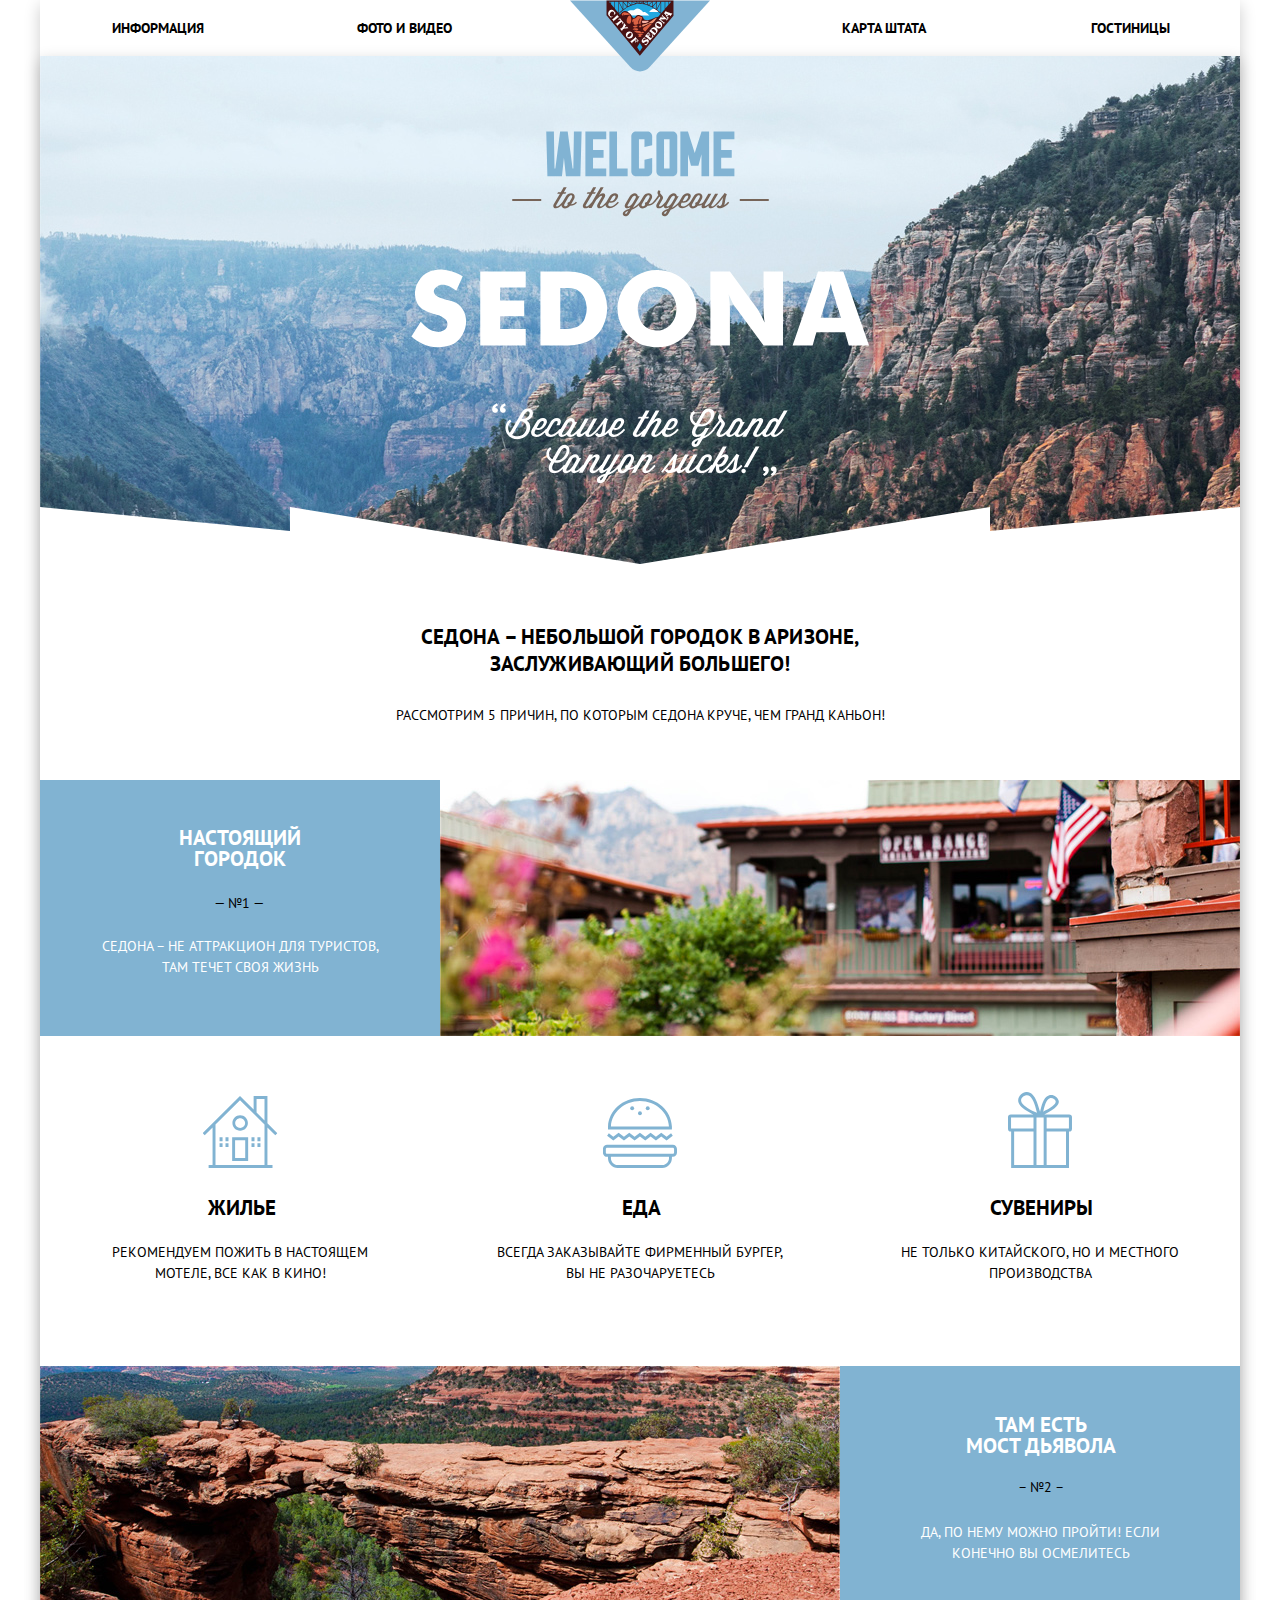
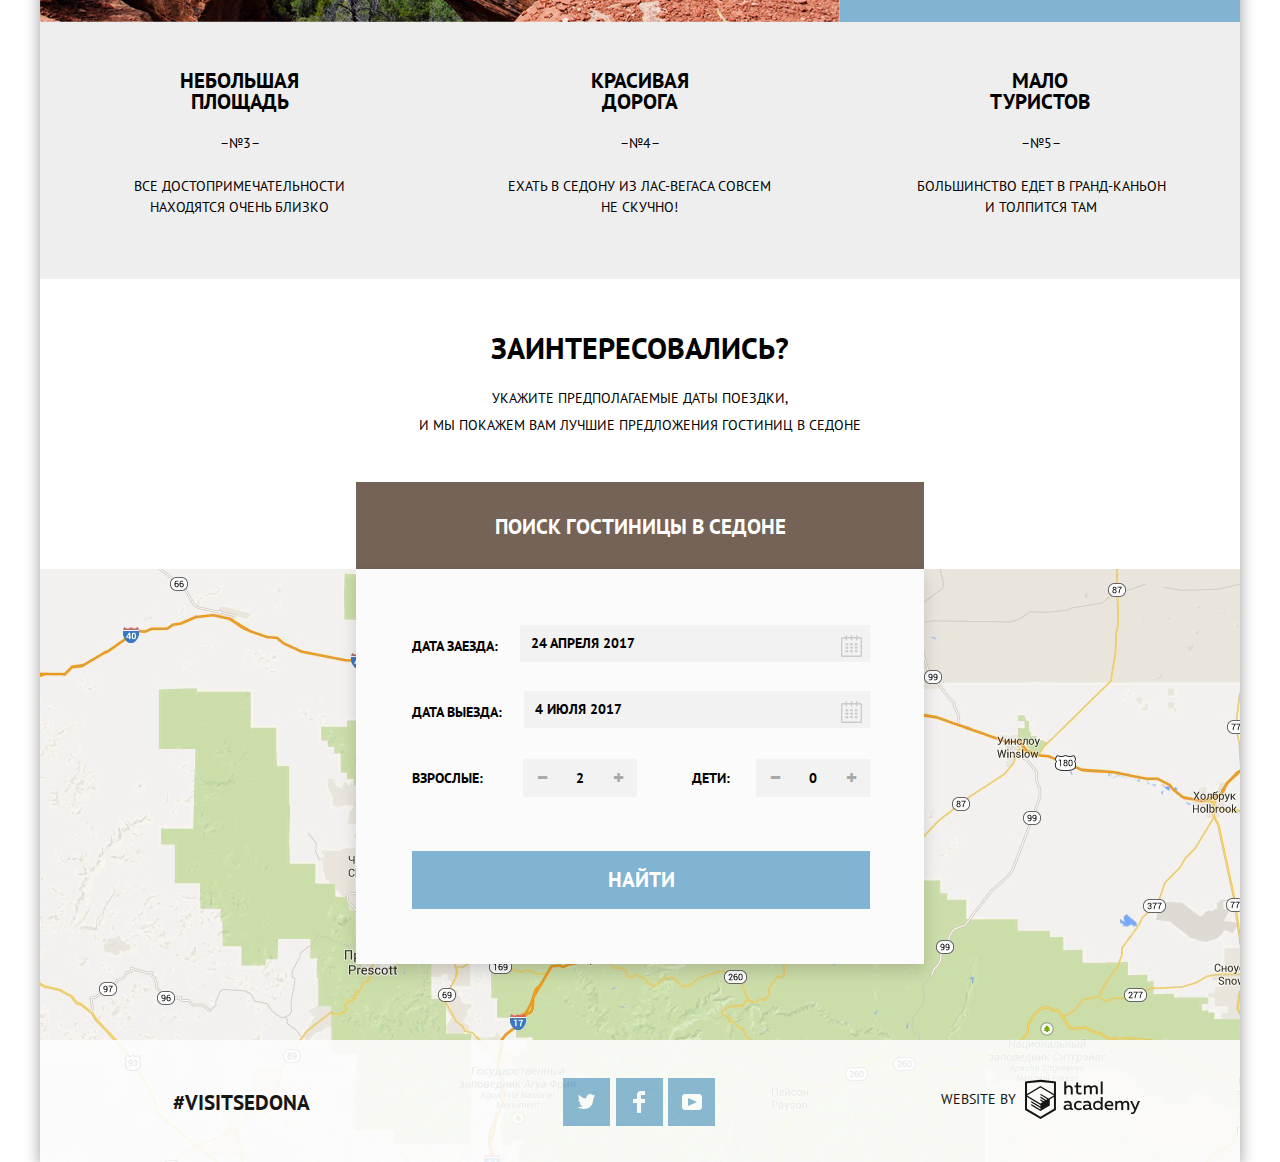
<file: index.html>
<!DOCTYPE html>
<html lang="ru">

<head>
  <meta charset="utf-8">
  <title>HTML Academy: Седона</title>
  <link href="https://fonts.googleapis.com/css?family=PT+Sans:400,700&display=swap" rel="stylesheet">

  <link href="css/normalize.css" rel="stylesheet">
  <link rel="stylesheet" href="css/style-min.css">
</head>

<body>
  <div class="container">


    <header class=" header">
      <a href="#"><img class="main-header-logo" src="img/logo-sedona.svg" alt="Логотип SEDONA" width="140" height="72">
      </a>
      <nav class="navigation">
        <ul class="reset-list navigation-list">
          <li class="navigation-list-item"><a href="#">Информация</a></li>
          <li class="navigation-list-item"><a href="#">Фото и Видео</a></li>
          <li class="navigation-list-item"><a href="#">Карта Штата</a></lI>
          <li class="navigation-list-item"><a href="hotels.html">Гостиницы</a></li>
        </ul>
      </nav>
    </header>
    <main class="container">

      <section class="sedona-intro">
        <img class="intro-welcome" src="img/intro-welcome.svg" width="459" height="353" alt="Седона">
      </section>
      <section class="slogan-interested">

        <h2>Седона – небольшой городок в Аризоне,
          заслуживающий большего!</h2>
        <p>Рассмотрим 5 причин, по которым Седона круче, чем Гранд Каньон!</p>
      </section>
      <section class="description-block">
        <div class="description-item description-item-1">
          <h3 class="font-main">Настоящий городок</h3>
          <p class="attraction-description">— №1 —</p>
          <p class="white-main">Седона – не аттракцион для туристов,
            там течет своя жизнь</p>
        </div>
        <div class="restaurant-pic"><img class="rest-size" src="img/restaurant.jpg" alt="Фото ресторана" width="800"
            height="256">
        </div>
      </section>
      <section>
        <ul class="reset-list features-1">
          <li class="feature-item">

            <h3>Жилье</h3>
            <p>Рекомендуем пожить в настоящем
              мотеле, все как в кино!
            </p>
          </li>

          <li class="feature-item">

            <h3>Еда</h3>
            <p>Всегда заказывайте фирменный бургер,
              вы не разочаруетесь
            </p>
          </li>
          <li class="feature-item">

            <h3>Сувениры</h3>
            <p>Не только китайского,
              но и местного производства
            </p>
          </li>
        </ul>
      </section>
      <section class="description-block">
        <img src="img/canyon_.jpg" alt="Фото каньона" width="800" height="256">
        <div class="description-item description-item-2">
          <h3 class="font-main">Там есть <br> мост дьявола</h3>
          <p class="attraction-description-2">– №2 –</p>
          <p class="white-main">Да, по нему можно пройти! если конечно
            вы осмелитесь</p>
        </div>
      </section>
      <section class="advantages">
        <ul class="reset-list features-2">
          <li class="advantage-item">
            <h3>Небольшая площадь</h3>
            <p>–№3–</p>
            <p>Все достопримечательности
              находятся очень близко</p>
          </li>
          <li class="advantage-item">
            <h3>Красивая дорога</h3>
            <p>–№4–</p>
            <p>Ехать в Седону из Лас-Вегаса совсем
              не скучно!</p>
          </li>
          <li class="advantage-item">
            <h3>Мало туристов</h3>
            <p>–№5–</p>
            <p>Большинство едет в Гранд-Каньон
              и толпится там</p>
          </li>
        </ul>
      </section>
      <section class="hotel-search">
        <h3>Заинтересовались?</h3>
        <p>Укажите предполагаемые даты поездки,<br>
          и мы покажем вам лучшие предложения гостиниц в седоне
        </p>
        <button class="btn-main modal-login">Поиск гостиницы в Седоне</button>
      </section>
      <section class="map">
        <iframe
          src="https://www.google.com/maps/embed?pb=!1m18!1m12!1m3!1d838976.8604818083!2d-112.21330565688184!3d34.77439654549185!2m3!1f0!2f0!3f0!3m2!1i1024!2i768!4f13.1!3m3!1m2!1s0x872da132f942b00d%3A0x5548c523fa6c8efd!2sSedona%2C+AZ+86336!5e0!3m2!1sen!2sus!4v1538374323336"
          allowfullscreen=""></iframe>
        <form class="search-form" action="https://echo.htmlacademy.ru" method="post">
          <div class="input-item">
            <label for="arrive-date">Дата заезда:</label>
            <input class="input-date" type="text" id="arrive-date" name="arrive-date" placeholder="24 апреля 2017">
            <button type="button" class="calendar-button" aria-label="календарь">
              <svg version="1.1" id="Layer_1" xmlns="http://www.w3.org/2000/svg"
                xmlns:xlink="http://www.w3.org/1999/xlink" x="0px" y="0px" width="21px" height="22px"
                viewBox="0 0 21 22" enable-background="new 0 0 21 22" xml:space="preserve">
                <g id="calendar_1_">
                  <path
                    d="M19.251,2.025h-2.845V0.648c0-0.381-0.294-0.689-0.656-0.689c-0.363,0-0.656,0.308-0.656,0.689v1.377h-3.938V0.648
  c0-0.381-0.294-0.689-0.655-0.689c-0.363,0-0.657,0.308-0.657,0.689v1.377H5.906V0.648c0-0.381-0.294-0.689-0.656-0.689
  c-0.363,0-0.657,0.308-0.657,0.689v1.377H1.75C0.784,2.025,0,2.847,0,3.862v16.302C0,21.179,0.784,22,1.75,22h17.501
  C20.217,22,21,21.179,21,20.164V3.862C21,2.847,20.217,2.025,19.251,2.025z M19.688,20.164c0,0.253-0.195,0.459-0.437,0.459H1.75
  c-0.241,0-0.438-0.206-0.438-0.459V3.862c0-0.253,0.196-0.459,0.438-0.459h2.844v1.378c0,0.381,0.294,0.689,0.657,0.689
  c0.362,0,0.656-0.308,0.656-0.689V3.403h3.938v1.378c0,0.381,0.294,0.689,0.657,0.689c0.361,0,0.655-0.308,0.655-0.689V3.403h3.938
  v1.378c0,0.381,0.293,0.689,0.656,0.689c0.362,0,0.656-0.308,0.656-0.689V3.403h2.845c0.241,0,0.437,0.206,0.437,0.459V20.164z">
                  </path>
                  <rect x="4.594" y="8.225" width="2.625" height="2.066"></rect>
                  <rect x="4.594" y="11.668" width="2.625" height="2.067"></rect>
                  <rect x="4.594" y="15.112" width="2.625" height="2.066"></rect>
                  <rect x="9.188" y="15.112" width="2.625" height="2.066"></rect>
                  <rect x="9.188" y="11.668" width="2.625" height="2.067"></rect>
                  <rect x="9.188" y="8.225" width="2.625" height="2.066"></rect>
                  <rect x="13.781" y="15.112" width="2.625" height="2.066"></rect>
                  <rect x="13.781" y="11.668" width="2.625" height="2.067"></rect>
                  <rect x="13.781" y="8.225" width="2.625" height="2.066"></rect>
                </g>
              </svg>
            </button>
          </div>
          <div class="input-item">
            <label for="departure-date">Дата выезда:</label>
            <input class="input-date" type="text" id="departure-date" name="departure-date" placeholder="4 июля 2017">
            <button type="button" class="calendar-button" aria-label="календарь">
              <svg version="1.1" id="Layer_2" xmlns="http://www.w3.org/2000/svg"
                xmlns:xlink="http://www.w3.org/1999/xlink" x="0px" y="0px" width="21px" height="22px"
                viewBox="0 0 21 22" enable-background="new 0 0 21 22" xml:space="preserve">
                <g id="calendar_2_">
                  <path
                    d="M19.251,2.025h-2.845V0.648c0-0.381-0.294-0.689-0.656-0.689c-0.363,0-0.656,0.308-0.656,0.689v1.377h-3.938V0.648
  c0-0.381-0.294-0.689-0.655-0.689c-0.363,0-0.657,0.308-0.657,0.689v1.377H5.906V0.648c0-0.381-0.294-0.689-0.656-0.689
  c-0.363,0-0.657,0.308-0.657,0.689v1.377H1.75C0.784,2.025,0,2.847,0,3.862v16.302C0,21.179,0.784,22,1.75,22h17.501
  C20.217,22,21,21.179,21,20.164V3.862C21,2.847,20.217,2.025,19.251,2.025z M19.688,20.164c0,0.253-0.195,0.459-0.437,0.459H1.75
  c-0.241,0-0.438-0.206-0.438-0.459V3.862c0-0.253,0.196-0.459,0.438-0.459h2.844v1.378c0,0.381,0.294,0.689,0.657,0.689
  c0.362,0,0.656-0.308,0.656-0.689V3.403h3.938v1.378c0,0.381,0.294,0.689,0.657,0.689c0.361,0,0.655-0.308,0.655-0.689V3.403h3.938
  v1.378c0,0.381,0.293,0.689,0.656,0.689c0.362,0,0.656-0.308,0.656-0.689V3.403h2.845c0.241,0,0.437,0.206,0.437,0.459V20.164z">
                  </path>
                  <rect x="4.594" y="8.225" width="2.625" height="2.066"></rect>
                  <rect x="4.594" y="11.668" width="2.625" height="2.067"></rect>
                  <rect x="4.594" y="15.112" width="2.625" height="2.066"></rect>
                  <rect x="9.188" y="15.112" width="2.625" height="2.066"></rect>
                  <rect x="9.188" y="11.668" width="2.625" height="2.067"></rect>
                  <rect x="9.188" y="8.225" width="2.625" height="2.066"></rect>
                  <rect x="13.781" y="15.112" width="2.625" height="2.066"></rect>
                  <rect x="13.781" y="11.668" width="2.625" height="2.067"></rect>
                  <rect x="13.781" y="8.225" width="2.625" height="2.066"></rect>
                </g>
              </svg>
            </button>
          </div>
          <div class="amount">
            <div class="adult-amount">
              <label for="adult">Взрослые:</label>
              <button class="adult-button" aria-label="минус">
                −
              </button>
              <input class="adult-input" type="text" id="adult" name="adult" placeholder="2">
              <button class="adult-button" aria-label="плюс">
                +
              </button>
            </div>
            <div class="adult-amount">
              <label for="children">Дети:</label>
              <button class="adult-button" aria-label="минус">
                −
              </button>
              <input class="adult-input" type="text" id="children" name="adult" placeholder="0">
              <button class="adult-button" aria-label="плюс">
                +
              </button>
            </div>

          </div>
          <button class="modal-find" type="submit" aria-label="Начать поиск">Найти</button>
        </form>
      </section>


    </main>
    <footer class="contacts">
      <h3>#visitsedona</h3>
      <ul class="reset-list social">
        <li><a href="#" class="social-link"><svg xmlns="http://www.w3.org/2000/svg"
              xmlns:xlink="http://www.w3.org/1999/xlink" width="17" height="15" viewBox="0 0 17 15">
              <path fill="#FFF"
                d="M10.95.144c1.685-.496 2.984.27 3.577 1.179.673-.231 1.331-.481 2.011-.708a2.345 2.345 0 0 1-.857 1.768c.685.17 1.304-.491 1.304-.491-.169 1-1.006 1.788-1.563 2.024-.231 6.75-3.175 11.217-10.077 11.082h-.446c-.41 0-4.164-.46-4.898-1.887 2.271.196 3.893-.422 4.693-1.177-.96-.3-2.679-.477-2.979-2.95.349.106.564.228 1.19.119C1.705 8.247.374 7.53.448 5.33c.285.328 1.067.536 1.34.472C1.085 5.561-.182 2.442.894.85c1.818 1.854 3.735 3.606 7.152 3.773C8.254 2.33 9.183.793 10.95.144z" />
            </svg>
          </a></li>
        <li><a href="#" class="social-link"><svg xmlns="http://www.w3.org/2000/svg" width="12" height="22"
              viewBox="0 0 12 22">
              <path fill="#FFF" d="M12 4V0H8a4 4 0 0 0-4 4v4H0v4h4v10h4V12h4V8H8V4h4z"></path>
            </svg>

          </a></li>
        <li><a href="#" class="social-link"><svg xmlns="http://www.w3.org/2000/svg"
              xmlns:xlink="http://www.w3.org/1999/xlink" width="20" height="16" viewBox="0 0 20 16">
              <path fill="#FFF"
                d="M17 0H3C1.35 0 0 1.35 0 3v10c0 1.65 1.35 3 3 3h14c1.65 0 3-1.35 3-3V3c0-1.65-1.35-3-3-3zM6.027 11.998V4.002L15.014 8l-8.987 3.998z">
              </path>
            </svg>
          </a></li>
      </ul>
      <div class="copyright">
        <p>
          website by</p> <a href="https://htmlacademy.ru/intensive/htmlcss">
          <svg width="115" height="41" class="html-academy" xmlns="http://www.w3.org/2000/svg"
            viewBox="0 0 108.08 36.85">
            <title>logo-htmlacademy-small1</title>
            <path
              d="M44.61,26.88a2,2,0,0,0,.55-0.1v1.33a3.25,3.25,0,0,1-1.18.21,1.67,1.67,0,0,1-1.67-1,4.84,4.84,0,0,1-3.14,1.08c-1.51,0-2.91-.83-2.91-2.55,0-2.13,2-2.79,3.71-2.79a11.08,11.08,0,0,1,2.17.25v-0.3c0-1-.76-1.77-2.19-1.77a7.42,7.42,0,0,0-3,.64v-1.7a10.21,10.21,0,0,1,3.19-.55c2.36,0,3.81,1.12,3.81,3.65v3a0.54,0.54,0,0,0,.49.59h0.17Zm-6.44-1.13A1.35,1.35,0,0,0,39.63,27h0.11a3.39,3.39,0,0,0,2.41-1V24.58a9.72,9.72,0,0,0-1.81-.21c-1,0-2.16.33-2.16,1.38h0Zm12.36-6.11a5,5,0,0,1,2.57.64V22a4.08,4.08,0,0,0-2.3-.7,2.75,2.75,0,1,0,0,5.49,5,5,0,0,0,2.43-.64v1.71a6.27,6.27,0,0,1-2.76.57A4.21,4.21,0,0,1,46,24.51q0-.21,0-0.41a4.32,4.32,0,0,1,4.18-4.46h0.38Zm12.17,7.24a2,2,0,0,0,.55-0.1v1.33a3.25,3.25,0,0,1-1.18.21,1.67,1.67,0,0,1-1.67-1,4.84,4.84,0,0,1-3.14,1.08c-1.51,0-2.91-.83-2.91-2.55,0-2.13,2-2.79,3.71-2.79a11.08,11.08,0,0,1,2.17.25v-0.3c0-1-.76-1.77-2.19-1.77a7.42,7.42,0,0,0-3,.64v-1.7a10.21,10.21,0,0,1,3.19-.55c2.36,0,3.81,1.12,3.81,3.65v3a0.54,0.54,0,0,0,.49.59h0.17Zm-6.44-1.13A1.35,1.35,0,0,0,57.73,27h0.11a3.39,3.39,0,0,0,2.41-1V24.58a9.72,9.72,0,0,0-1.81-.21c-1.06,0-2.16.33-2.16,1.38h0ZM73,16V28.2H71.35V26.88a3.88,3.88,0,0,1-3.19,1.54,4.4,4.4,0,0,1,0-8.78,3.81,3.81,0,0,1,3,1.3V16H73Zm-4.53,5.22a2.76,2.76,0,1,0,0,5.52A2.86,2.86,0,0,0,71.15,25V23A2.91,2.91,0,0,0,68.49,21.27ZM79,19.64c3.31,0,4.46,2.68,3.92,5.09H76.7c0.21,1.5,1.67,2.11,3.19,2.11a6.11,6.11,0,0,0,2.64-.59v1.6a7.14,7.14,0,0,1-3,.57C77,28.42,74.78,27,74.78,24a4.18,4.18,0,0,1,4-4.39H79Zm0.09,1.54a2.28,2.28,0,0,0-2.44,2.1v0.06H81.3A2,2,0,0,0,79.13,21.18Zm5.73,7V19.87h1.65v1a3.81,3.81,0,0,1,2.78-1.27A2.86,2.86,0,0,1,91.89,21a4.12,4.12,0,0,1,2.91-1.33A3.06,3.06,0,0,1,98,23V28.2h-1.9V23.05a1.59,1.59,0,0,0-1.42-1.75H94.42a2.8,2.8,0,0,0-2.07,1.12V28.2h-1.9V23.05A1.59,1.59,0,0,0,89,21.31H88.8a3,3,0,0,0-2.21,1.29v5.63H84.86Zm21.31-8.33h1.9l-3.91,9.46c-0.9,2.17-2.09,2.86-3.35,2.86a4.76,4.76,0,0,1-1.1-.14V30.46a2.86,2.86,0,0,0,.85.12c0.9,0,1.58-.64,2.07-1.9l0.17-.42-4-8.4h2l2.86,6.29ZM38.73,1.46V6.22a3.81,3.81,0,0,1,2.7-1.14,3.25,3.25,0,0,1,3.44,3.4v5.15H43V8.72a1.81,1.81,0,0,0-1.61-2h-0.3a2.93,2.93,0,0,0-2.32,1.39v5.52h-1.9V1.46h1.9ZM49.94,2.31v3h3V6.91h-3v3.81c0,1.1.5,1.46,1.58,1.46a4.49,4.49,0,0,0,1.69-.33v1.6A6.8,6.8,0,0,1,51,13.8a2.55,2.55,0,0,1-2.86-2.74V6.89H46.58V5.26h1.5V2.74Zm5.4,11.31V5.28H57v1A3.81,3.81,0,0,1,59.77,5a2.86,2.86,0,0,1,2.6,1.33A4.12,4.12,0,0,1,65.28,5,3.06,3.06,0,0,1,68.44,8.4v5.21h-1.9V8.46a1.59,1.59,0,0,0-1.42-1.75H64.89a2.8,2.8,0,0,0-2.07,1.12v5.78h-1.9V8.46A1.59,1.59,0,0,0,59.5,6.71H59.27A3,3,0,0,0,57.06,8v5.63H55.34ZM71.17,1.45H73V13.6H71.17V1.45ZM14.71,0H14.55L0,1.54V28.21l14.55,8.66,14.55-8.66V1.54Zm12.5,27.1L14.55,34.64,1.9,27.12V16.18l12.59,7.5V25L5.86,19.9v1.31l8.68,5.21v1.39L5.87,22.65V24l8.68,5.21,8.75-5.24V18.31L27.2,16V27.12Zm0-12.53-3.48,2-1.6,1L14.51,13v1.31L21,18.23H21l-0.14.09-1,.54-5.37-3.2V17l4.24,2.52-1,.67-3.2-1.9v1.31l2.1,1.24L14.5,22.1,2,14.65,14.51,7.11Zm0-1.32L14.49,5.76,1.91,13.25v-10L14.56,1.92,27.21,3.25v10h0Z"
              transform="translate(0 -0.02)"></path>
          </svg>
        </a>
      </div>
    </footer>
  </div>
  <script src="js/script.js">
  </script>
</body>

</html>
</file>
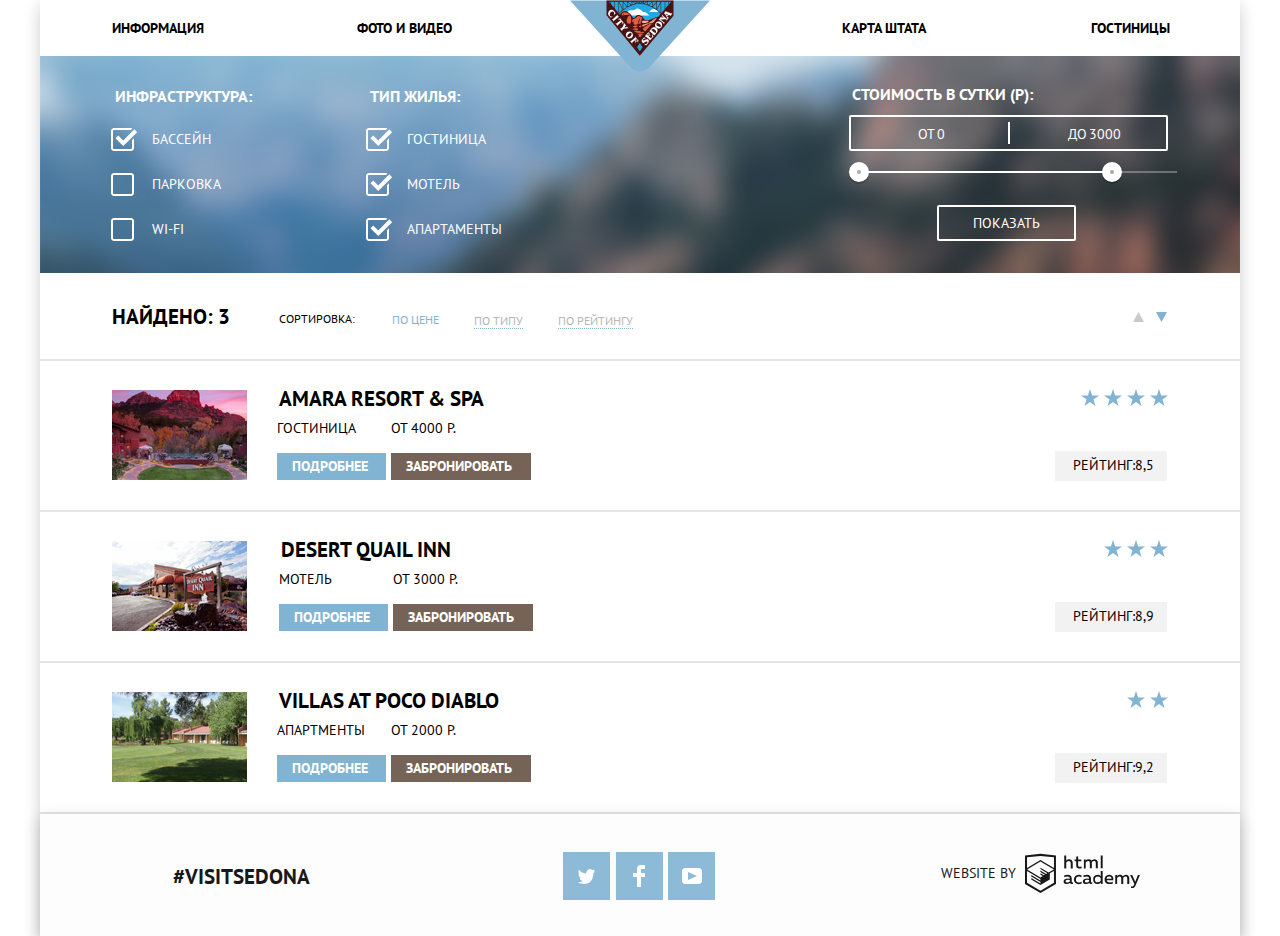
<file: hotels.html>
<!DOCTYPE html>
<html lang="ru">

<head>
  <meta charset="UTF-8">
  <meta name="viewport" content="width=device-width, initial-scale=1.0">
  <meta http-equiv="X-UA-Compatible" content="ie=edge">
  <title>HOTELS</title>
  <link href="https://fonts.googleapis.com/css?family=PT+Sans:400,700&display=swap" rel="stylesheet">
  <link href="css/normalize.css" rel="stylesheet">
  <link rel="stylesheet" href="css/style-min.css">

</head>

<body>
  <div class="container">
    <header>
      <a href="index.html">
        <img class="main-header-logo" src="img/logo-sedona.svg" alt="Логотип SEDONA" width="140" height="72">
      </a>
      <nav class="navigation">
        <ul class="reset-list navigation-list">
          <li class="navigation-list-item"><a href="#">Информация</a></li>
          <li class="navigation-list-item"><a href="#">Фото и Видео</a></li>
          <li class="navigation-list-item"><a href="#">Карта Штата</a></lI>
          <li class="navigation-list-item"><a href="#">Гостиницы</a></li>
        </ul>
      </nav>
    </header>
    <main>
      <section class="filter">
        <form method="get" action="https://echo.htmlacademy.ru" class="filter-form">
          <fieldset class="filter-border">
            <legend class="form-font">Инфраструктура:</legend>
            <ul class="header-font">
              <li>
                <label class="checkbox">
                  <input class="visually-hidden" type="checkbox" checked>
                  <span class="checkbox-indicator"></span>
                  Бассейн</label></li>
              <li>
                <label class="checkbox">
                  <input class="visually-hidden" type="checkbox">
                  <span class="checkbox-indicator"></span>
                  Парковка</label></li>

              <li>
                <label class="checkbox">
                  <input class="visually-hidden" type="checkbox">
                  <span class="checkbox-indicator"></span>
                  Wi-Fi</label></li>
            </ul>
          </fieldset>
          <fieldset class="filter-border">
            <legend class="form-font">Тип жилья:</legend>
            <ul class=" header-font">
              <li>
                <label class="checkbox">
                  <input class="visually-hidden" type="checkbox" checked>
                  <span class="checkbox-indicator"></span>
                  Гостиница</label></li>
              <li>
                <label class="checkbox">
                  <input class="visually-hidden" type="checkbox" checked>
                  <span class="checkbox-indicator"></span>
                  Мотель</label></li>
              <li>
                <label class="checkbox">
                  <input class="visually-hidden" type="checkbox" checked>
                  <span class="checkbox-indicator"></span>
                  Апартаменты</label></li>
            </ul>
          </fieldset>
          <fieldset class="filter-border">
            <div class="filter-range">
              <p class="form-font"> Стоимость в сутки (Р):</p>
              <div class="reset-list  header-font price-scale">
                <label for="min">От<input type="text" id="min" name="minimum-value" value="0"></label>
                <label for="max">До<input type="text" id="max" name="maximum-value" value="3000"></label>
              </div>
              <div class="range-controls">
                <div class="scale">
                  <div class="bar"></div>
                </div>
                <div class="range-toggle range-toggle-min"></div>
                <div class="range-toggle range-toggle-max"></div>
              </div>
              <button class="btn-transparent" type="submit">Показать</button>
            </div>
          </fieldset>
        </form>
      </section>
      <section class="search-results">
        <h2>Найдено: 3</h2>
        <p>Сортировка:</p>
        <ul class="reset-list sort-category">
          <li class="sort-category-item"><a href="#">По цене</a></li>
          <li class="sort-category-items"><a href="#">По типу</a></li>
          <li class="sort-category-items"><a href="#">По рейтингу</a></li>
        </ul>
        <ul class="reset-list arrows">
          <li>
            <a href="#" aria-label="стрелка вверх">

              <svg xmlns="http://www.w3.org/2000/svg" width="11" height="10" viewBox="0 0 11 10">
                <path class="arrow-down" fill="#cacaca" d="M5.5 0L0 10h11z" />
              </svg>
            </a>
          </li>
          <li>
            <a href="#" aria-label="стрелка вниз">

              <svg xmlns="http://www.w3.org/2000/svg" width="11" height="10" viewBox="0 0 11 10">
                <path class="arrow-down" fill="#81b3d2" d="M5.5 10L0 0h11" />
              </svg>
            </a>
          </li>
        </ul>
      </section>
      <section class="hotel-list">
        <ul class="reset-list">
          <li class="hotel-item">
            <a href="#" class="hotel-item-name"><img src="img/hotel-1.jpg" alt="Amarata Resort & Spa" width="135"
                height="90"></a>
            <div class="hotel-inform">
              <h2><a href="#" class="hotel-name">Amara Resort & SPA</a></h2>

              <div class="price">
                <p>Гостиница </p>
                <p>от 4000 р.</p>
              </div>
              <div class="hotel-button"><a href="#" class="btn btn-catalog btn-blue">Подробнее</a>
                <a href="#" class="btn btn-catalog btn-brown">Забронировать</a></div>
            </div>
            <p aria-label="Star rating system"></p>
            <div class="rating">
              <ul class="rating-stars">
                <li class="star"><img src="img/star.svg" alt="Рейтинг отеля" width="18" height="17"></li>
                <li class="star"><img src="img/star.svg" alt="Рейтинг отеля" width="18" height="17"></li>
                <li class="star"><img src="img/star.svg" alt="Рейтинг отеля" width="18" height="17"></li>
                <li class="star"><img src="img/star.svg" alt="Рейтинг отеля" width="18" height="17"></li>
              </ul>
              <p>рейтинг:8,5</p>
            </div>
          </li>
          <li class="hotel-item">
            <a href="#" class="hotel-item-name"><img src="img/hotel-2.jpg" alt="Desert Quail INN" width="135"
                height="90"></a>
            <a href="#" class="hotel-name"> </a>
            <div class="hotel-inform">
              <h2><a href="#" class="hotel-name">Desert Quail INN</a></h2>

              <div class="price">
                <p>Мотель </p>
                <p>от 3000 р.</p>
              </div>
              <div class="hotel-button"><a href="#" class="btn btn-catalog btn-blue">Подробнее</a>
                <a href="#" class="btn btn-catalog btn-brown">Забронировать</a></div>
            </div>
            <p aria-label="Star rating system"></p>
            <div class="rating">
              <ul class="rating-stars">
                <li class="star"><img src="img/star.svg" alt="Рейтинг отеля" width="18" height="17"></li>
                <li class="star"><img src="img/star.svg" alt="Рейтинг отеля" width="18" height="17"></li>
                <li class="star"><img src="img/star.svg" alt="Рейтинг отеля" width="18" height="17"></li>
              </ul>
              <p>рейтинг:8,9</p>
            </div>
          </li>

          <li class="hotel-item">
            <a href="#" class="hotel-item-name"><img src="img/hotel-3.jpg" alt="Villas At Poco Diablo" width="135"
                height="90"></a>

            <div class=hotel-inform>
              <h2><a href="#" class="hotel-name">Villas at Poco Diablo</a></h2>

              <div class="price">
                <p>Апартменты </p>
                <p>от 2000 р.</p>
              </div>
              <div class="hotel-button"> <a href="#" class="btn btn-catalog btn-blue">Подробнее</a>
                <a href="#" class="btn btn-catalog btn-brown">Забронировать</a></div>
            </div>
            <p aria-label="Star rating system"></p>
            <div class="rating">
              <ul class="rating-stars">
                <li class="star"><img src="img/star.svg" alt="Рейтинг отеля" width="18" height="17"></li>
                <li class="star"><img src="img/star.svg" alt="Рейтинг отеля" width="18" height="17"></li>
              </ul>
              <p>рейтинг:9,2</p>
            </div>

          </li>
        </ul>
      </section>
    </main>
    <footer class="contacts container">
      <h3>#visitsedona</h3>
      <ul class="reset-list social">
        <li><a href="#" class="social-link"><svg xmlns="http://www.w3.org/2000/svg"
              xmlns:xlink="http://www.w3.org/1999/xlink" width="17" height="15" viewBox="0 0 17 15">
              <path fill="#FFF"
                d="M10.95.144c1.685-.496 2.984.27 3.577 1.179.673-.231 1.331-.481 2.011-.708a2.345 2.345 0 0 1-.857 1.768c.685.17 1.304-.491 1.304-.491-.169 1-1.006 1.788-1.563 2.024-.231 6.75-3.175 11.217-10.077 11.082h-.446c-.41 0-4.164-.46-4.898-1.887 2.271.196 3.893-.422 4.693-1.177-.96-.3-2.679-.477-2.979-2.95.349.106.564.228 1.19.119C1.705 8.247.374 7.53.448 5.33c.285.328 1.067.536 1.34.472C1.085 5.561-.182 2.442.894.85c1.818 1.854 3.735 3.606 7.152 3.773C8.254 2.33 9.183.793 10.95.144z" />
            </svg>
          </a></li>
        <li><a href="#" class="social-link"><svg xmlns="http://www.w3.org/2000/svg" width="12" height="22"
              viewBox="0 0 12 22">
              <path fill="#FFF" d="M12 4V0H8a4 4 0 0 0-4 4v4H0v4h4v10h4V12h4V8H8V4h4z"></path>
            </svg>
          </a></li>
        <li><a href="#" class="social-link"><svg xmlns="http://www.w3.org/2000/svg"
              xmlns:xlink="http://www.w3.org/1999/xlink" width="20" height="16" viewBox="0 0 20 16">
              <path fill="#FFF"
                d="M17 0H3C1.35 0 0 1.35 0 3v10c0 1.65 1.35 3 3 3h14c1.65 0 3-1.35 3-3V3c0-1.65-1.35-3-3-3zM6.027 11.998V4.002L15.014 8l-8.987 3.998z">
              </path>
            </svg>
          </a></li>
      </ul>
      <div class="copyright">
        <p>
          website by </p> <a href="https://htmlacademy.ru/intensive/htmlcss">
          <svg width="115" height="41" class="html-academy" xmlns="http://www.w3.org/2000/svg"
            viewBox="0 0 108.08 36.85">
            <title>logo-htmlacademy-small1</title>
            <path
              d="M44.61,26.88a2,2,0,0,0,.55-0.1v1.33a3.25,3.25,0,0,1-1.18.21,1.67,1.67,0,0,1-1.67-1,4.84,4.84,0,0,1-3.14,1.08c-1.51,0-2.91-.83-2.91-2.55,0-2.13,2-2.79,3.71-2.79a11.08,11.08,0,0,1,2.17.25v-0.3c0-1-.76-1.77-2.19-1.77a7.42,7.42,0,0,0-3,.64v-1.7a10.21,10.21,0,0,1,3.19-.55c2.36,0,3.81,1.12,3.81,3.65v3a0.54,0.54,0,0,0,.49.59h0.17Zm-6.44-1.13A1.35,1.35,0,0,0,39.63,27h0.11a3.39,3.39,0,0,0,2.41-1V24.58a9.72,9.72,0,0,0-1.81-.21c-1,0-2.16.33-2.16,1.38h0Zm12.36-6.11a5,5,0,0,1,2.57.64V22a4.08,4.08,0,0,0-2.3-.7,2.75,2.75,0,1,0,0,5.49,5,5,0,0,0,2.43-.64v1.71a6.27,6.27,0,0,1-2.76.57A4.21,4.21,0,0,1,46,24.51q0-.21,0-0.41a4.32,4.32,0,0,1,4.18-4.46h0.38Zm12.17,7.24a2,2,0,0,0,.55-0.1v1.33a3.25,3.25,0,0,1-1.18.21,1.67,1.67,0,0,1-1.67-1,4.84,4.84,0,0,1-3.14,1.08c-1.51,0-2.91-.83-2.91-2.55,0-2.13,2-2.79,3.71-2.79a11.08,11.08,0,0,1,2.17.25v-0.3c0-1-.76-1.77-2.19-1.77a7.42,7.42,0,0,0-3,.64v-1.7a10.21,10.21,0,0,1,3.19-.55c2.36,0,3.81,1.12,3.81,3.65v3a0.54,0.54,0,0,0,.49.59h0.17Zm-6.44-1.13A1.35,1.35,0,0,0,57.73,27h0.11a3.39,3.39,0,0,0,2.41-1V24.58a9.72,9.72,0,0,0-1.81-.21c-1.06,0-2.16.33-2.16,1.38h0ZM73,16V28.2H71.35V26.88a3.88,3.88,0,0,1-3.19,1.54,4.4,4.4,0,0,1,0-8.78,3.81,3.81,0,0,1,3,1.3V16H73Zm-4.53,5.22a2.76,2.76,0,1,0,0,5.52A2.86,2.86,0,0,0,71.15,25V23A2.91,2.91,0,0,0,68.49,21.27ZM79,19.64c3.31,0,4.46,2.68,3.92,5.09H76.7c0.21,1.5,1.67,2.11,3.19,2.11a6.11,6.11,0,0,0,2.64-.59v1.6a7.14,7.14,0,0,1-3,.57C77,28.42,74.78,27,74.78,24a4.18,4.18,0,0,1,4-4.39H79Zm0.09,1.54a2.28,2.28,0,0,0-2.44,2.1v0.06H81.3A2,2,0,0,0,79.13,21.18Zm5.73,7V19.87h1.65v1a3.81,3.81,0,0,1,2.78-1.27A2.86,2.86,0,0,1,91.89,21a4.12,4.12,0,0,1,2.91-1.33A3.06,3.06,0,0,1,98,23V28.2h-1.9V23.05a1.59,1.59,0,0,0-1.42-1.75H94.42a2.8,2.8,0,0,0-2.07,1.12V28.2h-1.9V23.05A1.59,1.59,0,0,0,89,21.31H88.8a3,3,0,0,0-2.21,1.29v5.63H84.86Zm21.31-8.33h1.9l-3.91,9.46c-0.9,2.17-2.09,2.86-3.35,2.86a4.76,4.76,0,0,1-1.1-.14V30.46a2.86,2.86,0,0,0,.85.12c0.9,0,1.58-.64,2.07-1.9l0.17-.42-4-8.4h2l2.86,6.29ZM38.73,1.46V6.22a3.81,3.81,0,0,1,2.7-1.14,3.25,3.25,0,0,1,3.44,3.4v5.15H43V8.72a1.81,1.81,0,0,0-1.61-2h-0.3a2.93,2.93,0,0,0-2.32,1.39v5.52h-1.9V1.46h1.9ZM49.94,2.31v3h3V6.91h-3v3.81c0,1.1.5,1.46,1.58,1.46a4.49,4.49,0,0,0,1.69-.33v1.6A6.8,6.8,0,0,1,51,13.8a2.55,2.55,0,0,1-2.86-2.74V6.89H46.58V5.26h1.5V2.74Zm5.4,11.31V5.28H57v1A3.81,3.81,0,0,1,59.77,5a2.86,2.86,0,0,1,2.6,1.33A4.12,4.12,0,0,1,65.28,5,3.06,3.06,0,0,1,68.44,8.4v5.21h-1.9V8.46a1.59,1.59,0,0,0-1.42-1.75H64.89a2.8,2.8,0,0,0-2.07,1.12v5.78h-1.9V8.46A1.59,1.59,0,0,0,59.5,6.71H59.27A3,3,0,0,0,57.06,8v5.63H55.34ZM71.17,1.45H73V13.6H71.17V1.45ZM14.71,0H14.55L0,1.54V28.21l14.55,8.66,14.55-8.66V1.54Zm12.5,27.1L14.55,34.64,1.9,27.12V16.18l12.59,7.5V25L5.86,19.9v1.31l8.68,5.21v1.39L5.87,22.65V24l8.68,5.21,8.75-5.24V18.31L27.2,16V27.12Zm0-12.53-3.48,2-1.6,1L14.51,13v1.31L21,18.23H21l-0.14.09-1,.54-5.37-3.2V17l4.24,2.52-1,.67-3.2-1.9v1.31l2.1,1.24L14.5,22.1,2,14.65,14.51,7.11Zm0-1.32L14.49,5.76,1.91,13.25v-10L14.56,1.92,27.21,3.25v10h0Z"
              transform="translate(0 -0.02)"></path>
          </svg>
        </a>
      </div>
    </footer>
  </div>
</body>

</html>
</file>
<file: css/style-min.css>
body{font-family:"PT Sans",Arial,sans-serif;font-size:14px;line-height:21px;text-transform:uppercase}label{position:relative;line-height:45px}.font-main{font-size:21px;line-height:21px;color:#fff;font-weight:700;margin-top:19px;max-width:151px}.white-main{color:#fff;background-color:#81b3d2;max-width:301px}.form-font{font-size:16px;line-height:21px;font-weight:700;color:#fff;margin-top:0;margin-left:3px;margin-bottom:10px}.header-font{font-size:14px;line-height:21px;color:#fff;list-style:none;margin:0}.reset-list{list-style:none;margin:0;padding:0}.navigation a{text-decoration:underline;font-weight:700;line-height:26px;color:inherit;text-decoration:none}.sedona-intro{background:#e3f0f8;background-image:url(../img/sedona-background.jpg);background-size:cover;background-repeat:no-repeat;padding-top:0;height:508px;position:relative}.hotel-search{text-align:center;padding-bottom:0;position:relative;line-height:27px}.hotel-search h2{letter-spacing:.16px}.slogan-interested{text-align:center;padding-top:42px;padding-bottom:37px;position:relative;line-height:27px}.slogan-interested h2{letter-spacing:.16px;padding-left:303px;padding-right:303px}.slogan-interested p{padding-top:7px}.hotel-name,.slogan h2{font-size:21px;line-height:26px;font-weight:700;color:#000;text-decoration:none;margin-left:2px}.hotel-search h3{font-size:30px;font-weight:700;color:#000;margin-bottom:18px;margin-top:55px}.hotel-search p{margin-bottom:43px;margin-top:24px}.map{position:relative;display:-webkit-box;display:-ms-flexbox;display:flex;-webkit-box-pack:center;-ms-flex-pack:center;justify-content:center;text-align:center;height:593px}.map>iframe{top:0;left:0;width:100%;height:100%;border:0;background-color:#f2f1ef;background-image:url(../img/map.png)}@-webkit-keyframes bounce{0%{-webkit-transform:translateY(0);transform:translateY(0)}70%{-webkit-transform:translateY(30px);transform:translateY(30px)}90%{-webkit-transform:translateY(-10px);transform:translateY(-10px)}100%{-webkit-transform:translateY(0);transform:translateY(0)}}@keyframes bounce{0%{-webkit-transform:translateY(0);transform:translateY(0)}70%{-webkit-transform:translateY(30px);transform:translateY(30px)}90%{-webkit-transform:translateY(-10px);transform:translateY(-10px)}100%{-webkit-transform:translateY(0);transform:translateY(0)}}.search-form{display:-webkit-box;display:-ms-flexbox;display:flex;-webkit-box-orient:vertical;-webkit-box-direction:normal;-ms-flex-direction:column;flex-direction:column;position:absolute;width:458px;left:50%;transform:translate(-50%);top:0;padding-left:56px;padding-right:54px;padding-bottom:55px;padding-top:55px;background-color:#fbfbfb;-webkit-box-shadow:0 7px 15px 0 rgba(0,1,1,.15);box-shadow:0 7px 15px 0 rgba(0,1,1,.15);color:#000;font-family:"PT Sans",Arial,sans-serif;text-transform:uppercase;font-weight:700;-webkit-animation:bounce .6s;animation:bounce .6s}.search-form-show{display:none;z-index:1}.input-item{display:-webkit-box;display:-ms-flexbox;display:flex;-webkit-box-align:center;-ms-flex-align:center;align-items:center;position:relative;margin-bottom:21px}.input-date{padding-bottom:3px;padding-top:3px;padding-left:9px;padding-right:40px;margin-left:22px;margin-bottom:6px;min-height:37px;-webkit-box-flex:1;-ms-flex-positive:1;flex-grow:1;font-size:14px;line-height:26px;font-weight:700;text-transform:uppercase;background-color:#f2f2f2;border:2px solid transparent;-webkit-box-sizing:border-box;box-sizing:border-box}.search-form fieldset{border-style:none}.search-form input::-webkit-input-placeholder{font-weight:700;color:#000;text-transform:uppercase}.search-form input::-moz-placeholder{font-weight:700;color:#000;text-transform:uppercase}.search-form input:-ms-input-placeholder{font-weight:700;color:#000;text-transform:uppercase}.search-form input::-ms-input-placeholder{font-weight:700;color:#000;text-transform:uppercase}.search-form input::placeholder{font-weight:700;color:#000;text-transform:uppercase}.calendar-button{border:none;fill:#cacaca;outline:0;position:absolute;right:2px;top:10px;background-color:transparent;cursor:pointer}.calendar-button:hover{fill:#000}.calendar-button:active{fill:#82b3d3}.adult-button:hover{color:#000}.adult-button:active{color:#84b3d1}.amount{display:-webkit-box;display:-ms-flexbox;display:flex;margin-bottom:50px;-webkit-box-pack:start;-ms-flex-pack:start;justify-content:flex-start;position:relative}.adult-amount{display:-webkit-box;display:-ms-flexbox;display:flex;-webkit-box-align:center;-ms-flex-align:center;align-items:center}.adult-amount:first-child{margin-right:auto}.adult-input{text-align:center;font-size:14px;line-height:26px;font-weight:700;color:#0e0e0e;border:none;padding:0;width:38px;height:38px;background-color:#f2f2f2;cursor:pointer}.adult-amount label{margin-right:40px}.adult-amount:nth-of-type(2) label{margin-right:26px}.adult-button{font-size:21px;line-height:26px;font-weight:700;color:#a9a9a9;border:none;padding:0;width:38px;height:38px;background-color:#f2f2f2;cursor:pointer;position:relative}.modal-login{background-color:#766357;min-width:568px;border:none;padding:32px 0px 29px 0px;text-decoration:none;color:#fff;font-weight:700}.modal-login:hover{background-color:#604e44}.modal-login:active{background-color:#503e32;color:#918680}.modal-form input[type=text]{background-color:#f2f2f2;min-height:37px;padding:0;border:1px;padding-left:19px}.btn{font-weight:700;color:#fff;text-decoration:none;padding-right:19px;padding-left:15px;padding-top:8px;padding-bottom:8px;text-align:center}.btn-catalog{font-size:14px;line-height:11px;margin-top:14px}.btn-main{font-size:21px;line-height:26px;text-transform:uppercase}.btn-blue{background-color:#81b3d2;margin-right:5px;padding-right:18px}.btn-blue:hover{background-color:#669ec0}.btn-blue:active{background-color:#5496bd;color:#93b9d0}.btn-brown{background-color:#766357}.btn-brown:hover{background-color:#604e43}.btn-brown:active{background-color:#503e33;color:#938a85}.sort-category{display:-webkit-box;display:-ms-flexbox;display:flex;-webkit-box-orient:horizontal;-webkit-box-direction:normal;-ms-flex-direction:row;flex-direction:row;-webkit-box-align:center;-ms-flex-align:center;align-items:center;padding-bottom:29px;padding-left:37px}.sort-category p{margin:0;margin-right:41px}.sort-category h2{padding-top:32px;margin:0;margin-right:51px;padding-left:61px}.sort-category li:first-of-type{font-size:12px;padding-top:36px}.sort-category li:not(:nth-child(1)){padding-top:39px}.sort-category li:not(:first-of-type){font-size:12px;line-height:18px;color:#000}.sort-category-item a{text-decoration:none;color:#81b3d2;margin-right:35px}.sort-category-items a{border-bottom:1px dotted #81b3d2;color:#b6b6b6;text-decoration:none;margin-right:35px}.sort-category-items a:hover{color:#81b3d2}.sort-category-items a:active{color:#000;border-bottom:1px dotted #000}.description-block{background-color:#81b3d2;display:-webkit-box;display:-ms-flexbox;display:flex;-webkit-box-pack:justify;-ms-flex-pack:justify;justify-content:space-between;padding-bottom:0;padding-top:0}.filter{background-image:url(../img/blurred-background.png);background-color:#e3f0f8;background-repeat:no-repeat}.advantages{background-color:#eee}.advantage-item{display:-webkit-box;display:-ms-flexbox;display:flex;-webkit-box-orient:vertical;-webkit-box-direction:normal;-ms-flex-direction:column;flex-direction:column;-webkit-box-align:center;-ms-flex-align:center;align-items:center;width:33.33%;padding:27px 0 39px 0}.advantage-item h3{font-weight:700;font-size:21px;line-height:21px;text-align:center;padding-left:124px;padding-right:124px}.advantage-item p{max-width:279px;text-align:center;margin:0;margin-bottom:22px}.advantage-item:nth-of-type(3) p{margin-left:75px;margin-right:72px}.navigation-list{display:-webkit-box;display:-ms-flexbox;display:flex;-webkit-box-orient:horizontal;-webkit-box-direction:normal;-ms-flex-direction:row;flex-direction:row;-ms-flex-wrap:nowrap;flex-wrap:nowrap;-webkit-box-align:start;-ms-flex-align:start;align-items:flex-start;-ms-flex-pack:distribute;justify-content:space-around;padding-top:15px;padding-bottom:15px;padding-left:72px;padding-right:70px}.navigation-list-item{width:20%}.navigation-list-item:nth-of-type(1),.navigation-list-item:nth-of-type(2){text-align:left}.navigation-list-item:nth-of-type(2){padding-left:33px}.navigation-list-item:nth-of-type(3){padding-right:32px}.navigation-list-item:nth-child(3),.navigation-list-item:nth-child(4){text-align:right}.navigation-list-item:nth-child(3){margin-left:auto}.navigation-list a:hover{color:#81b3d2}.navigation-list a:active{color:#dbdbdb}.main-header-logo{display:block;width:140px;height:72px;top:0;left:50%;-webkit-transform:translateX(-50%);-ms-transform:translateX(-50%);transform:translateX(-50%);position:absolute;z-index:1}.features-1,.features-2{display:-webkit-box;display:-ms-flexbox;display:flex;width:100%}.html-academy{width:115px;height:41px}.contacts{display:-webkit-box;display:-ms-flexbox;display:flex;-webkit-box-orient:horizontal;-webkit-box-direction:normal;-ms-flex-direction:row;flex-direction:row;-webkit-box-pack:justify;-ms-flex-pack:justify;justify-content:space-between;padding:28px 100px 25px 133px;-webkit-box-align:center;-ms-flex-align:center;align-items:center;position:absolute;bottom:0;width:100%;background-color:#fdfdfd;opacity:.9;-webkit-box-sizing:border-box;box-sizing:border-box}.contacts h3{font-size:21px}.description-item{display:-webkit-box;display:-ms-flexbox;display:flex;-webkit-box-orient:vertical;-webkit-box-direction:normal;-ms-flex-direction:column;flex-direction:column;text-align:center;align-items:center}.description-item-1{padding-top:28px;padding-bottom:12px;width:400px}.description-item-2{padding-left:50px;padding-right:49px;padding-top:29px;padding-bottom:0}.attraction-description{margin:0;margin-bottom:8px;margin-top:3px;margin-right:3px}.attraction-description-2{margin:0;margin-bottom:10px}.restaurant-pic{display:-webkit-box;display:-ms-flexbox;display:flex}.rest-size{width:100%}.container{width:1200px;margin:0 auto;-webkit-box-sizing:border-box;box-sizing:border-box;position:relative;-webkit-box-shadow:0 5px 15px 0 rgba(0,1,1,.2);box-shadow:0 5px 15px 0 rgba(0,1,1,.2)}.feature-item{display:-webkit-box;display:-ms-flexbox;display:flex;-webkit-box-orient:vertical;-webkit-box-direction:normal;-ms-flex-direction:column;flex-direction:column;position:relative;width:33.33%;padding:130px 55px 58px 55px}.feature-item:nth-of-type(1)::before{background-image:url(../img/icon-1.svg);width:75px;height:72px}.feature-item:nth-of-type(2)::before{background-image:url(../img/icon-3.svg);width:74px;height:70px}.feature-item:nth-of-type(3)::before{background-image:url(../img/icon-2.svg);width:64px;height:76px}.feature-item:before{content:"";position:absolute;left:50%;-webkit-transform:translateX(-50%);-ms-transform:translateX(-50%);transform:translateX(-50%);bottom:60%;background-repeat:no-repeat;background-position:center;background-size:contain}.feature-item p{text-align:center;margin-top:0;margin-bottom:24px}.feature-item h3{text-align:center;font-size:21px;font-weight:700;margin-top:31px;margin-left:3px;margin-bottom:24px}.social{display:-webkit-box;display:-ms-flexbox;display:flex;-webkit-box-pack:justify;-ms-flex-pack:justify;justify-content:space-between;-webkit-box-align:center;-ms-flex-align:center;align-items:center;width:152px;margin-bottom:11px;margin-right:0;margin-left:27px;margin-top:10px}.social-link{width:47px;height:48px;display:-webkit-box;display:-ms-flexbox;display:flex;-webkit-box-pack:center;-ms-flex-pack:center;justify-content:center;-webkit-box-align:center;-ms-flex-align:center;align-items:center;background-color:#81b3d3}.copyright a{margin-left:9px}.copyright p{margin:0;margin-bottom:6px}.copyright{display:-webkit-box;display:-ms-flexbox;display:flex;-webkit-box-align:center;-ms-flex-align:center;align-items:center;margin-top:0;margin-right:0}.header{position:relative}.intro-welcome{display:-webkit-box;display:-ms-flexbox;display:flex;-webkit-box-pack:center;-ms-flex-pack:center;justify-content:center;margin:auto;width:459px;height:353px;position:relative;padding-top:75px}.filter-border{border:0;padding:0;margin:0}.filter-border:nth-child(2){margin-left:115px}.filter-border:last-child{margin-left:auto;margin-bottom:12px}.filter-form{display:-webkit-box;display:-ms-flexbox;display:flex;-webkit-box-align:center;-ms-flex-align:center;align-items:center;padding-left:72px;padding-right:63px;padding-bottom:20px;padding-top:28px}.search-results{display:-webkit-box;display:-ms-flexbox;display:flex}.search-results h2{margin:0;margin-top:33px;margin-left:72px}.search-results p{font-size:12px;margin:0;margin-top:35px;margin-left:49px}.hotel-list{display:-webkit-box;display:-ms-flexbox;display:flex;-webkit-box-orient:vertical;-webkit-box-direction:normal;-ms-flex-direction:column;flex-direction:column;border-top:2px solid #e5e5e5}.hotel-item{display:-webkit-box;display:-ms-flexbox;display:flex;padding-right:67px;border-bottom:2px solid #e5e5e5;padding-top:18px;padding-bottom:24px}.hotel-inform h2{margin-bottom:6px;margin-top:0}.price p{margin-bottom:0;margin-top:0}.hotel-item-name img{border-style:none;padding-left:72px;padding-top:11px}.hotel-name:hover{color:#81b3d2}.hotel-name:active{color:#b2b2b2}.hotel-inform{display:-webkit-box;display:-ms-flexbox;display:flex;-webkit-box-orient:vertical;-webkit-box-direction:normal;-ms-flex-direction:column;flex-direction:column;margin-left:30px;max-height:90px;padding-bottom:7px;padding-top:7px}.price{display:-webkit-box;display:-ms-flexbox;display:flex;-webkit-box-orient:horizontal;-webkit-box-direction:normal;-ms-flex-direction:row;flex-direction:row;padding-right:75px}.price p:first-child{margin-right:auto}.hotel-button{display:-webkit-box;display:-ms-flexbox;display:flex;-webkit-box-orient:horizontal;-webkit-box-direction:normal;-ms-flex-direction:row;flex-direction:row}.rating{display:-webkit-box;display:-ms-flexbox;display:flex;-webkit-box-orient:vertical;-webkit-box-direction:normal;-ms-flex-direction:column;flex-direction:column;margin-left:auto}.rating p{background:#f2f2f2;padding:4px 13px 5px 18px;margin-bottom:0;margin-top:39px;margin-right:6px}.rating-stars{display:-webkit-box;display:-ms-flexbox;display:flex;-webkit-box-orient:horizontal;-webkit-box-direction:normal;-ms-flex-direction:row;flex-direction:row;-webkit-box-pack:end;-ms-flex-pack:end;justify-content:flex-end;padding-top:10px;padding-left:0;list-style:none}.star{margin-right:5px}.arrows{display:-webkit-box;display:-ms-flexbox;display:flex;padding-right:73px;padding-top:34px;margin-left:auto}.arrow-down:hover{fill:#231f20}.arrow-down:active{fill:#82b3d1}.arrows li:first-child{margin-right:12px}.social-link:hover{background-color:#669ec0}.social-link:active{background-color:#5496bd}.social-link:active path{fill:#88b6d1}.html-academy:hover{fill:#81b3d2}.html-academy:active{fill:#bdbbbc}.sedona-intro::after{content:"";position:absolute;height:57px;width:100%;left:0;bottom:0;background-repeat:no-repeat;background-position:center;background-size:cover;background-image:url(../img/intro-mask.svg)}.filter-range{width:328px}.price-scale{height:32px;margin-bottom:20px;font-size:0;border:2px solid #fff;border-radius:2px;position:relative;max-width:315px}.price-scale label{display:inline-block;font-size:14px;line-height:26px;vertical-align:top;cursor:pointer}.price-scale label:nth-child(2){margin-left:79px;margin-top:3px}.price-scale label:nth-child(1){margin-left:67px;margin-top:3px}.price-scale .maximum-value,.price-scale .minimum-value{width:330px;padding-left:65px}.price-scale input{width:50px;margin:0;color:inherit;font:inherit;background:0 0;border:none}.price-scale::after{content:"";position:absolute;width:2px;height:22px;top:50%;left:50%;background:#fff;-webkit-transform:translate(-50%,-50%);-ms-transform:translate(-50%,-50%);transform:translate(-50%,-50%)}.range-controls{position:relative;margin-bottom:32px}.range-controls .scale{height:2px;background:rgba(255,255,255,.3)}.range-controls .bar{width:80%;height:2px;background:#fff}.range-toggle{position:absolute;top:-9px;width:4px;height:4px;border-radius:50%;-webkit-box-shadow:0 2px 1px 0 rgba(0,1,1,.2);box-shadow:0 2px 1px 0 rgba(0,1,1,.2);cursor:pointer;background:#ababab;border:8px solid #fff}.range-toggle-min{left:0}.range-toggle-max{left:77%}.range-toggle:hover{background:#1c4f80}.btn-transparent{display:block;margin:0;margin-left:88px;padding:6px 34px;font-size:14px;line-height:20px;color:#fff;text-transform:uppercase;background:0 0;border:2px solid #fff;border-radius:2px;cursor:pointer}.btn-transparent:hover{color:#000;background:#fff}.checkbox input[type=checkbox]+.checkbox-indicator::before{content:"";position:absolute;background-image:url(../img/checkbox-off.svg);background-repeat:no-repeat;width:27px;height:23px;left:-41px;top:-2px;cursor:pointer;margin-bottom:21px}.checkbox input[type=checkbox]:checked+.checkbox-indicator::before{background-image:url(../img/checkbox-on.svg)}.checkbox input[type=checkbox]:focus+.checkbox-indicator::before{outline:2px solid #4d90fe}.visually-hidden:not(:focus):not(:active),input[type=checkbox].visually-hidden{position:absolute;width:1px;height:1px;margin:-1px;border:0;padding:0;white-space:nowrap;-webkit-clip-path:inset(100%);clip-path:inset(100%);clip:rect(0 0 0 0);overflow:hidden}.modal-find{background-color:#81b3d2;color:#fff;padding:17px 27px;font-size:21px;font-family:"PT Sans",Arial,sans-serif;text-transform:uppercase;border:none;font-weight:700;cursor:pointer}.modal-find:hover{background-color:#669ebf}.modal-find:active{background-color:#5596be;color:#7faecc}
</file>
